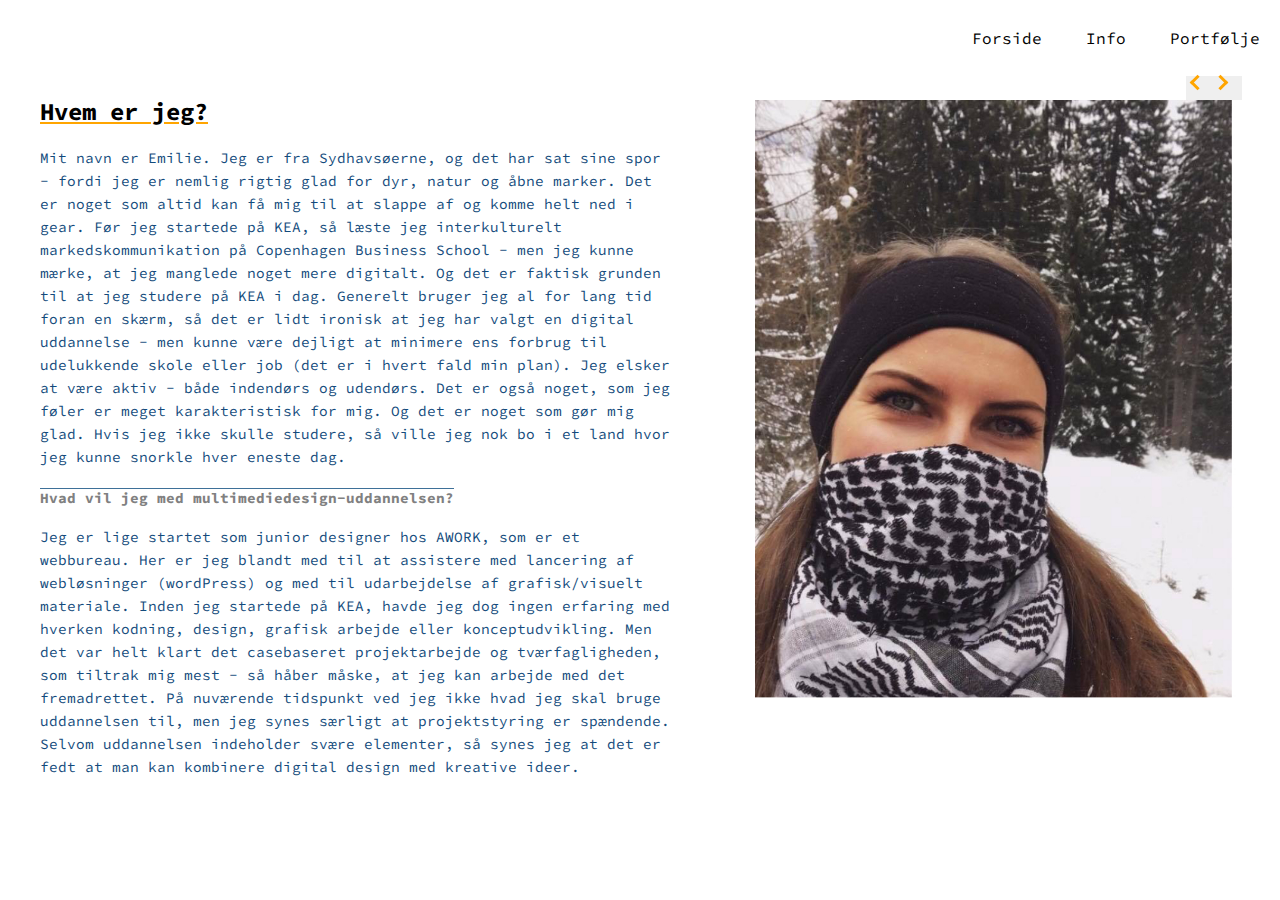
<file: info.html>
<!DOCTYPE html>
<html lang="da">

<head>
    <meta charset="utf-8">
    <meta name="viewport" content="width=device-width, initial-scale=1.0">
    <title>information</title>
    <link rel="stylesheet" href="style.css">
    <link href="https://fonts.googleapis.com/css?family=Source+Code+Pro&display=swap" rel="stylesheet">

</head>

<header>
    <nav>
        <div id="menuknap">☰</div>
        <ul id="menu" class="hidden">
            <li><a href="index.html">Forside</a></li>
            <li><a href="info.html">Info</a></li>
            <li><a href="portfolio.html">Portfølje</a></li>
        </ul>
    </nav>
</header>

<body>
    <section id="info">
        <div class="sectionwrapper">
            <div class="col_info">
                <h2>Hvem er jeg?</h2>
                <p>Mit navn er Emilie. Jeg er fra Sydhavsøerne, og det har sat sine spor - fordi jeg er nemlig rigtig glad for dyr, natur og åbne marker. Det er noget som altid kan få mig til at slappe af og komme helt ned i gear. Før jeg startede på KEA, så læste jeg interkulturelt markedskommunikation på Copenhagen Business School - men jeg kunne mærke, at jeg manglede noget mere digitalt. Og det er faktisk grunden til at jeg studere på KEA i dag. Generelt bruger jeg al for lang tid foran en skærm, så det er lidt ironisk at jeg har valgt en digital uddannelse - men kunne være dejligt at minimere ens forbrug til udelukkende skole eller job (det er i hvert fald min plan). Jeg elsker at være aktiv - både indendørs og udendørs. Det er også noget, som jeg føler er meget karakteristisk for mig. Og det er noget som gør mig glad. Hvis jeg ikke skulle studere, så ville jeg nok bo i et land hvor jeg kunne snorkle hver eneste dag.

                </p>
                <h4>Hvad vil jeg med multimediedesign-uddannelsen?</h4>
                <p>Jeg er lige startet som junior designer hos AWORK, som er et webbureau. Her er jeg blandt med til at assistere med lancering af webløsninger (wordPress) og med til udarbejdelse af grafisk/visuelt materiale. Inden jeg startede på KEA, havde jeg dog ingen erfaring med hverken kodning, design, grafisk arbejde eller konceptudvikling. Men det var helt klart det casebaseret projektarbejde og tværfagligheden, som tiltrak mig mest - så håber måske, at jeg kan arbejde med det fremadrettet. På nuværende tidspunkt ved jeg ikke hvad jeg skal bruge uddannelsen til, men jeg synes særligt at projektstyring er spændende. Selvom uddannelsen indeholder svære elementer, så synes jeg at det er fedt at man kan kombinere digital design med kreative ideer.
                </p>
            </div>
            <div class="col_info1">
                <div class="controllers">
                    <button id="off" class="bouncy"><i class="arrow right"></i></button>
                    <button id="on" class="bouncy"><i class="arrow left"></i></button>
                </div>
                <figure>
                    <img id="change_emilie" src="img/emilie_1.jpg" alt="emilie">
                </figure>
            </div>
        </div>

    </section>

    <script src="script.js"></script>
</body></html>
</file>
<file: style.css>
/*generelle indstillinger*/

* {
    box-sizing: border-box;
}

body {
    margin: 0;
    background-color: white;
}

html {
    scroll-behavior: smooth;
}

img {
    width: 100%;
}

/*heading, p og a-indstillinger*/
.heading {
    font-family: 'Source Code Pro', monospace;
    color: black;
    margin-left: 40px;
    margin-right: 40px;
    margin-top: 100px;
    text-decoration: underline;
    text-decoration-color: #8AAECC;
    text-align: center;
}

a {
    text-decoration: none;
    color: #000;
    font-family: 'Source Code Pro', monospace;
    font-size: 1rem;

}

.col a {
    font-family: 'Source Code Pro', monospace;
    font-size: 0.8rem;
    color: black;
    margin-left: 40px;
    text-decoration: underline;
    text-decoration-color: orange;
    margin-bottom: 20px;
}

.col a:hover {
    text-decoration: overline;
    text-decoration-color: orange;
}

h2 {
    font-family: 'Source Code Pro', monospace;
    font-size: 1.5rem;
    color: black;
    margin-left: 40px;
    text-decoration: underline;
    text-decoration-color: orange;
}

h3 {
    font-family: 'Source Code Pro', monospace;
    font-size: 1.0rem;
    color: black;
    margin-left: 40px;
}

h4 {
    font-family: 'Source Code Pro', monospace;
    font-size: 0.9rem;
    color: grey;
    margin-left: 40px;
    text-decoration: overline;
    text-decoration-color: #3E7098;
}

h6 {
    font-family: 'Source Code Pro', monospace;
    font-size: 2rem;
    color: whitesmoke;
    margin-left: 40px;
    text-decoration: underline;
    margin-bottom: 20px;
}

h6:hover {
    text-decoration: overline;
    text-decoration-color: orange;
}

p {
    font-family: 'Source Code Pro', monospace;
    font-size: 0.9rem;
    color: #134B7C;
    margin-left: 40px;
    margin-right: 10px;
    line-height: 1.6;

}

/* header */
#menu {
    background-color: #fff;
    z-index: 3;
    float: right;

}

#menu ul {
    margin: 0;
    padding: 0;
    list-style: none;
    background-color: #fff;
}

#menu li a {
    display: block;
    padding: 12px 20px;
}

#menu li a:hover {
    color: white;
    background-color: #134B7C;
}

.hidden {
    /*    display: none;*/
    /*    transform: scale(0);*/
    transform: translateX(-100%);
    opacity: 0;
}

#menuknap {
    display: inline-block;
}

#menu {
    list-style-type: none;
    transition: transform .3s;
    transform-origin: top left;
}

@media only screen and (min-width: 600px) {
    #menuknap {
        display: none;
    }

    #menu.hidden {
        transform: translateX(0);
        opacity: 1;
    }

    #menu li {
        display: inline-block;
        max-height: 10vw;
    }
}


/*index.html*/
#frontpage {
    display: flex;
    flex-wrap: wrap;
}

/*info.html*/
#info .sectionwrapper {
    display: flex;
    flex-wrap: wrap;
    width: 100vw;
    height: 56.25vw;
}

#info .col_info {
    flex-basis: 500px;
    flex-grow: 1;
    column-width: 500px;
    margin-right: 20px;
}

#info .col_info1 {
    flex-basis: 400px;
    flex-grow: 1;
}

/*portefølje.html*/
#portfolio .sectionwrapper {
    display: flex;
    flex-wrap: wrap;
    width: 100vw;
    height: 56.25vw;
}

#portfolio .col_1,
#portfolio .col_2,
#portfolio .col_3,
#portfolio .col_4 {
    flex-grow: 1;
    flex-basis: 100px;
}

#portfolio .col_1 {
    background-color: #8AAECC;
}

#portfolio .col_2 {
    background-color: #76A1C4;
}

#portfolio .col_3 {
    background-color: #568AB4;
}

#portfolio .col_4 {
    background-color: #3E7098;
}

#portfolio p {
    text-align: left;
    margin-right: 60px;
}

/*portfolio-emner*/
#web .sectionwrapper,
#content .sectionwrapper {
    display: flex;
    flex-wrap: wrap;
}


#ux .sectionwrapper,
#animation .sectionwrapper,
#animation_1 .sectionwrapper {
    display: flex;
    flex-wrap: wrap;
    flex-direction: row-reverse;
}


#ux .col,
#content .col,
#animation_1 .col,
#animation .col,
#web .col {
    flex-basis: 500px;
    flex-grow: 1;
    margin-right: 20px;

}


#ux .col_narrow,
#animation .col_narrow,
#animation_1 .col_narrow,
#web .col_narrow,
#content .col_narrow {
    flex-basis: 500px;
    flex-grow: 1;
}

/*js.knap*/
#on {
    float: right;
    border: none;
}

#off {
    float: right;
    margin-right: 38px;
    border: none;
}

i {
    border: solid orange;
    border-width: 0 3px 3px 0;
    display: inline-block;
    padding: 4px;
    margin-bottom: 8px;
}

.right {
    transform: rotate(-45deg);
    -webkit-transform: rotate(-45deg);
    margin-right: 10px;

}

.left {
    transform: rotate(135deg);
    -webkit-transform: rotate(135deg);
}

/********************** effekter *************/
.hide {
    visibility: hidden;
}

.bouncy {
    animation: bouncy 5s infinite linear;
    position: relative;
}

@keyframes bouncy {
    0% {
        top: 0em
    }

    40% {
        top: 0em
    }

    43% {
        top: -0.9em
    }

    46% {
        top: 0em
    }

    48% {
        top: -0.4em
    }

    50% {
        top: 0em
    }

    100% {
        top: 0em;
    }
}

.fade_in_1 {
    animation-name: fade_in_kf;
    animation-duration: 2s;
}

@keyframes fade_in_kf {
    from {
        opacity: 0;
    }

    to {
        opacity: 1;
    }
}

.fade_in_2 {
    animation-name: fade_in_kf;
    animation-duration: 4s;
}

@keyframes fade_in_kf {
    from {
        opacity: 0;
    }

    to {
        opacity: 1;
    }
}

.fade_in_3 {
    animation-name: fade_in_kf;
    animation-duration: 6s;
}

@keyframes fade_in_kf {
    from {
        opacity: 0;
    }

    to {
        opacity: 1;
    }
}

.fade_in_4 {
    animation-name: fade_in_kf;
    animation-duration: 8s;
}

@keyframes fade_in_kf {
    from {
        opacity: 0;
    }

    to {
        opacity: 1;
    }
}

/*media q*/

@media only screen and (min-width: 966px) {
    div.heading {
        font-size: 5.5rem;
    }
}

@media only screen and (max-width: 965px) {
    div.heading {
        font-size: 3em;
    }
}

@media only screen and (max-width: 940px) {

    #portfolio .col_1,
    #portfolio .col_2,
    #portfolio .col_3,
    #portfolio .col_4 {
        flex-grow: 1;
        flex-basis: 300px;
        float: left;
    }
}

@media screen and (max-width: 1150px) {
    #portfolio .sectionwrapper {
        width: 100vw;
        height: auto;
    }
}
</file>
